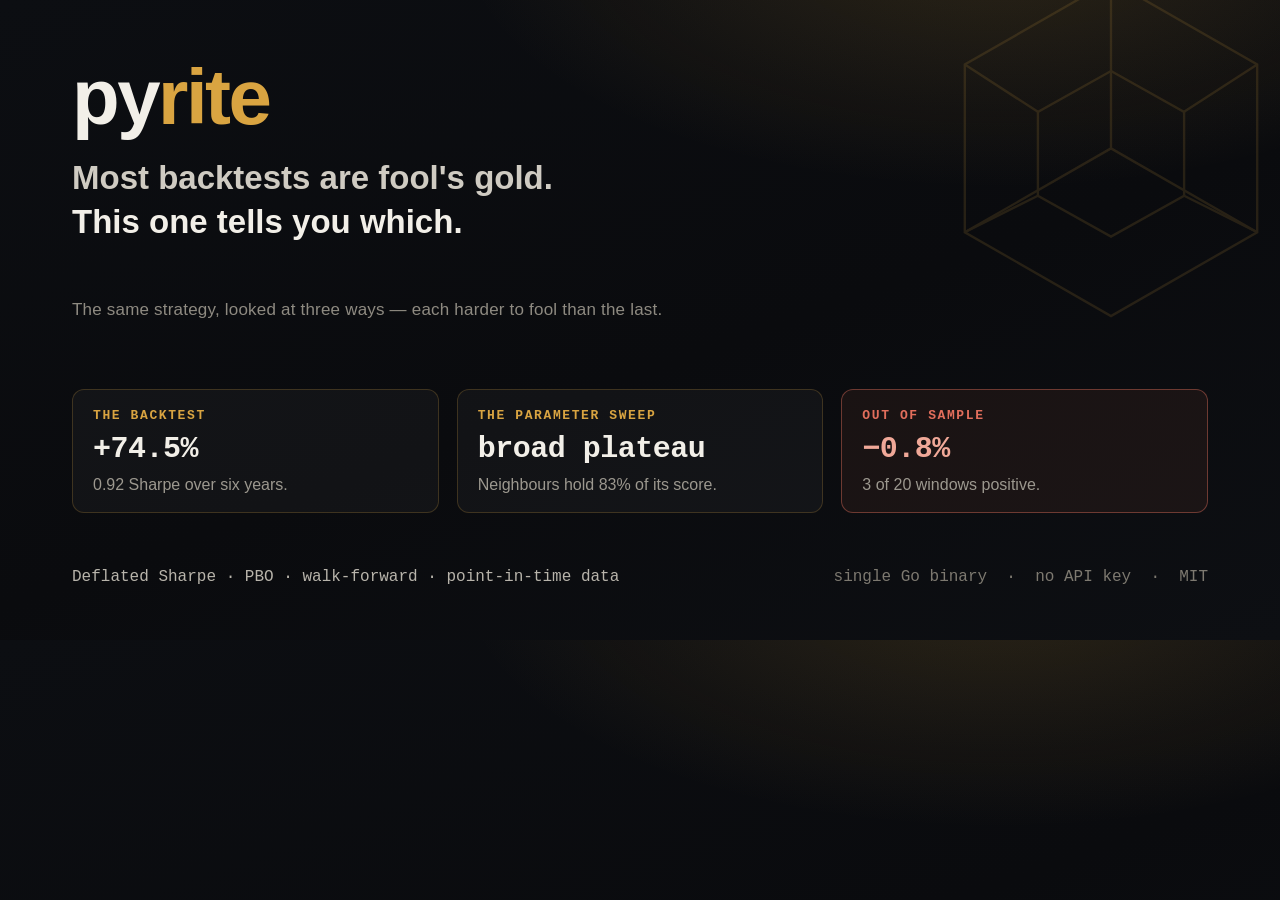
<file: docs/images/social-preview.html>
<!doctype html>
<!--
  Source for docs/images/social-preview.png — the card GitHub serves whenever
  a link to this repository is shared, and for most viewers the first thing
  they ever see of the project.

  It is kept as HTML rather than a binary so the numbers on it can be checked
  and corrected: every figure is real output from `pyrite run`, `pyrite sweep`
  and `pyrite walkforward` on the golden-cross example.

  Re-render at exactly 1280x640:

    firefox --headless --profile /tmp/ffprof --no-remote \
      --screenshot "$PWD/social-preview.png" --window-size=1280,640 \
      "file://$PWD/social-preview.html"

  Then upload it under Settings -> General -> Social preview. GitHub has no
  API for that field, so it is a manual step.
-->
<html><head><meta charset="utf-8"><style>
  *{margin:0;padding:0;box-sizing:border-box}
  html,body{width:1280px;height:640px}
  body{
    background:
      radial-gradient(900px 420px at 78% -10%, rgba(217,164,65,.16), transparent 60%),
      linear-gradient(160deg,#0c0e12 0%,#0a0b0e 55%,#0d0f13 100%);
    color:#e8e6e1; font-family:"Noto Sans","Liberation Sans",sans-serif;
    padding:58px 72px 54px; display:flex; flex-direction:column; justify-content:space-between;
    position:relative; overflow:hidden;
  }
  /* faint pyrite-cube lattice, top right */
  .lattice{position:absolute;top:-58px;right:-46px;width:430px;height:430px;opacity:.14}
  .name{font-size:78px;font-weight:800;letter-spacing:-2.5px;color:#f2efe8;line-height:1}
  .name span{color:#d9a441}
  .tag{margin-top:20px;font-size:33px;line-height:1.34;font-weight:600;color:#cfcbc2;max-width:820px}
  .tag b{color:#f2efe8;font-weight:700}
  .lead{font-size:17px;color:#8e8a81;margin-bottom:14px;letter-spacing:.2px}
  .strip{display:flex;gap:18px}
  .step{
    flex:1;background:rgba(255,255,255,.035);border:1px solid rgba(217,164,65,.22);
    border-radius:12px;padding:18px 20px 16px;
  }
  .k{font-family:"Hack","Liberation Mono",monospace;font-size:13px;letter-spacing:1.6px;
     text-transform:uppercase;color:#d9a441;font-weight:700}
  .v{font-family:"Hack","Liberation Mono",monospace;font-size:30px;font-weight:700;
     color:#f2efe8;margin-top:9px;letter-spacing:-.5px}
  .n{font-size:16px;color:#9c988f;margin-top:8px;line-height:1.35}
  .step.bad{border-color:rgba(226,110,92,.42);background:rgba(226,110,92,.07)}
  .step.bad .k{color:#e26e5c} .step.bad .v{color:#f0a898}
  .foot{display:flex;justify-content:space-between;align-items:center;
        font-family:"Hack","Liberation Mono",monospace;font-size:16px;color:#7d7970}
  .foot b{color:#b8b4ab;font-weight:400}
</style></head><body>

<svg class="lattice" viewBox="0 0 200 200" fill="none" stroke="#d9a441" stroke-width="1.1">
  <path d="M100 18 L168 57 L168 135 L100 174 L32 135 L32 57 Z"/>
  <path d="M100 18 L100 96 M100 96 L168 135 M100 96 L32 135"/>
  <path d="M100 60 L134 79 L134 118 L100 137 L66 118 L66 79 Z"/>
  <path d="M66 79 L32 57 M134 79 L168 57 M66 118 L32 135 M134 118 L168 135"/>
</svg>

<div>
  <div class="name">py<span>rite</span></div>
  <div class="tag">Most backtests are fool's gold.<br><b>This one tells you which.</b></div>
</div>

<div class="lead">The same strategy, looked at three ways &mdash; each harder to fool than the last.</div>
<div class="strip">
  <div class="step">
    <div class="k">the backtest</div>
    <div class="v">+74.5%</div>
    <div class="n">0.92 Sharpe over six years.</div>
  </div>
  <div class="step">
    <div class="k">the parameter sweep</div>
    <div class="v">broad plateau</div>
    <div class="n">Neighbours hold 83% of its score.</div>
  </div>
  <div class="step bad">
    <div class="k">out of sample</div>
    <div class="v">&minus;0.8%</div>
    <div class="n">3 of 20 windows positive.</div>
  </div>
</div>

<div class="foot">
  <div><b>Deflated Sharpe · PBO · walk-forward · point-in-time data</b></div>
  <div>single Go binary &nbsp;·&nbsp; no API key &nbsp;·&nbsp; MIT</div>
</div>
</body></html>
</file>
